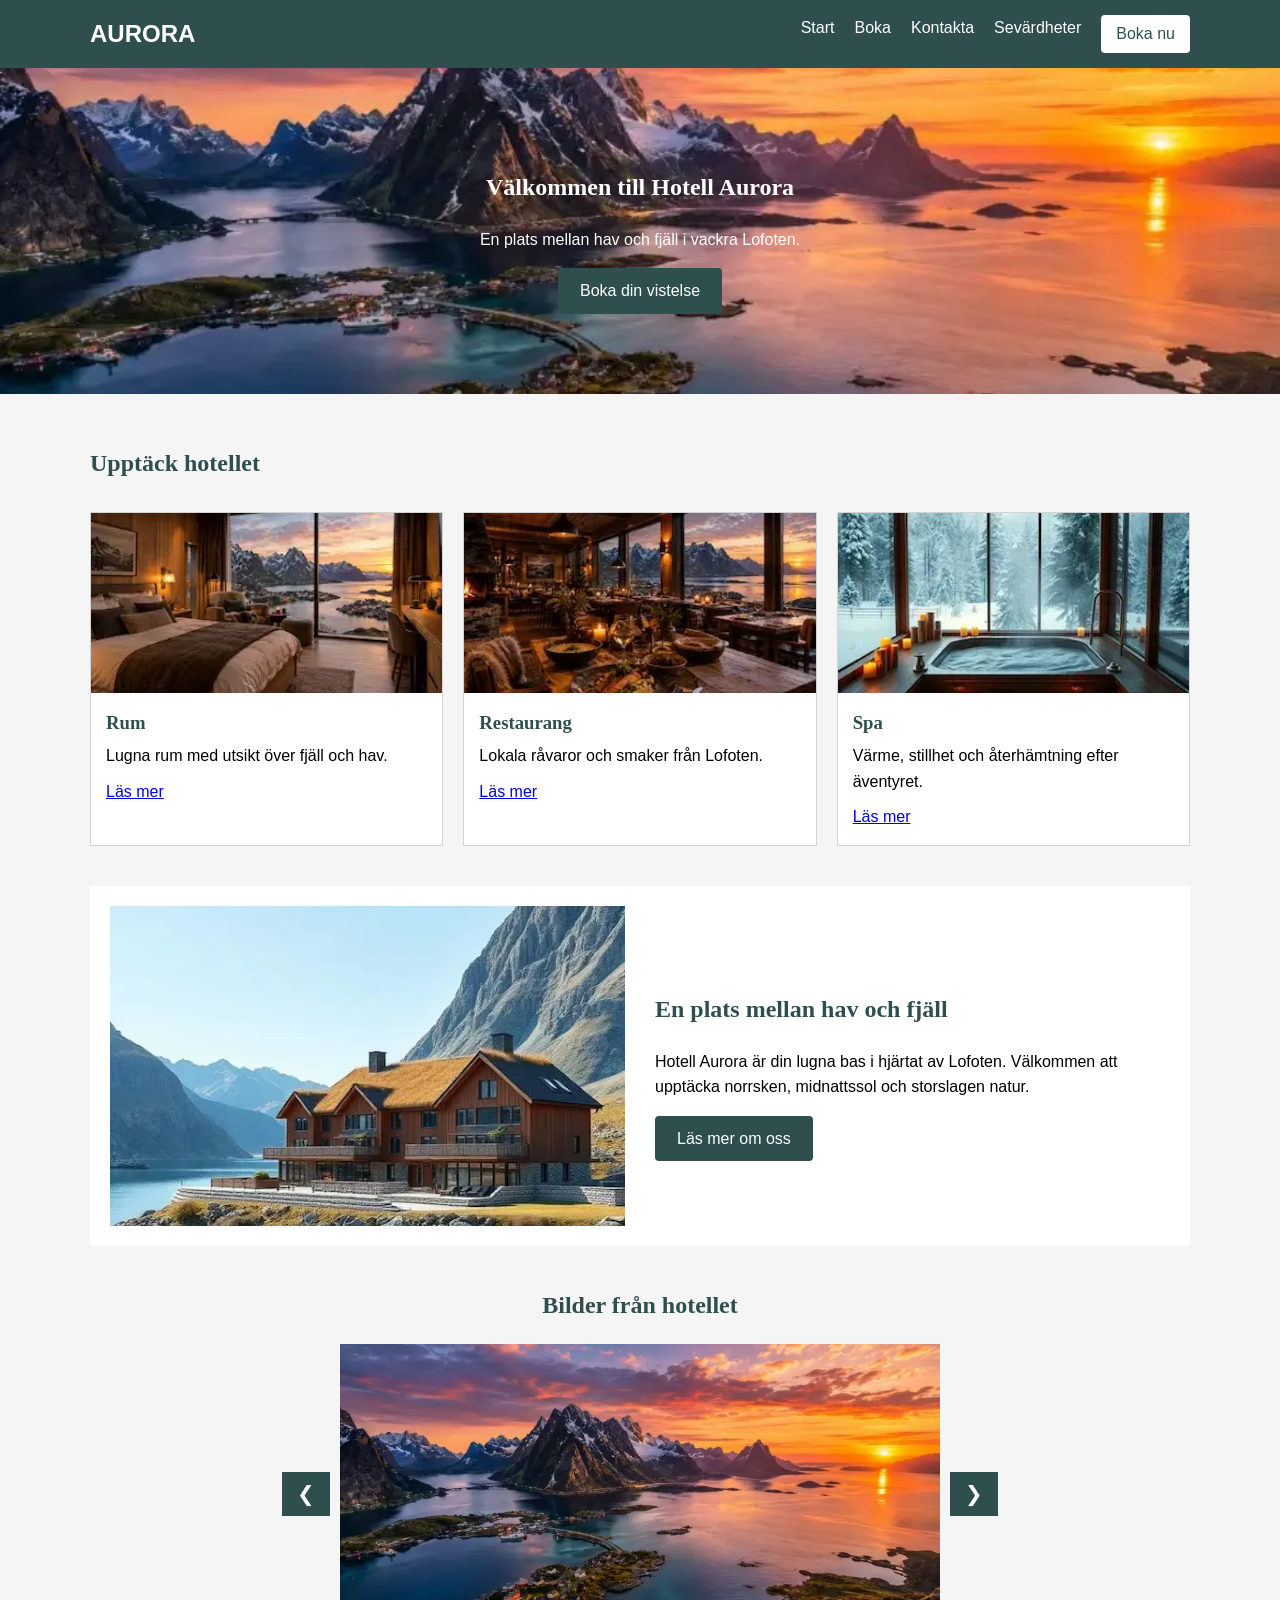
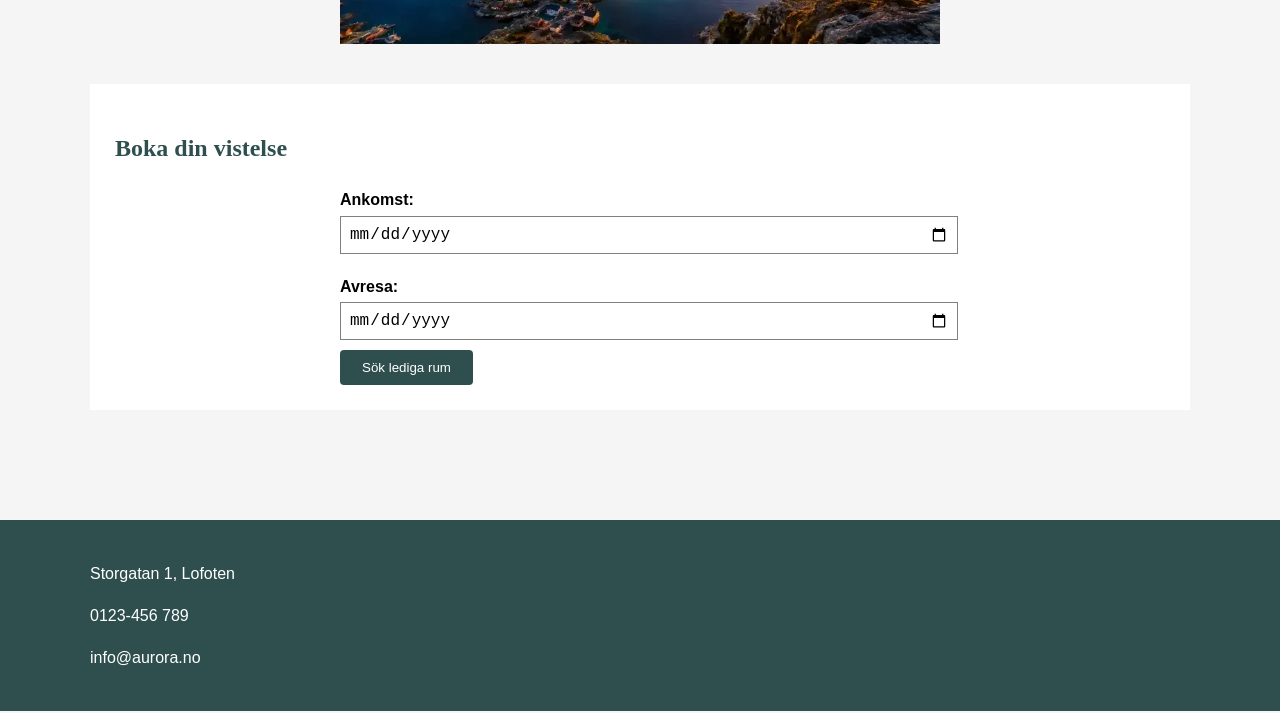
<file: index.html>
<!DOCTYPE html>
<html lang="sv">
<head>
    <meta name="description" content="Hotell Aurora i Lofoten – en plats mellan hav och fjäll. Boka din vistelse idag.">
    <meta charset="UTF-8">
    <meta name="viewport" content="width=device-width, initial-scale=1.0">
    <title>Hotell Aurora - Startsida</title>
    <link rel="stylesheet" href="styles.css">
</head>
<body>

    <header>
        <div class="header-inner">
            <a href="index.html" class="logo">AURORA</a>
            <button class="hamburger" onclick="toggleMenu()">☰</button>
            <nav id="meny">
                <a href="index.html">Start</a>
                <a href="boka.html">Boka</a>
                <a href="kontakta.html">Kontakta</a>
                <a href="sevardheter.html">Sevärdheter</a>
                <a href="boka.html" class="boka-knapp">Boka nu</a>
            </nav>
        </div>
    </header>

    <section class="hero">
        <h1>Välkommen till Hotell Aurora</h1>
        <p>En plats mellan hav och fjäll i vackra Lofoten.</p>
        <a href="boka.html" class="knapp">Boka din vistelse</a>
    </section>

    <main>

        <h2>Upptäck hotellet</h2>

        <div class="kort-lista">
            <div class="kort">
                <img src="bilder/rum.webp" alt="Rum på Hotell Aurora">
                <h3>Rum</h3>
                <p>Lugna rum med utsikt över fjäll och hav.</p>
                <a href="#">Läs mer</a>
            </div>

            <div class="kort">
                <img src="bilder/restaurang.webp" alt="Restaurang på Hotell Aurora">
                <h3>Restaurang</h3>
                <p>Lokala råvaror och smaker från Lofoten.</p>
                <a href="#">Läs mer</a>
            </div>

            <div class="kort">
                <img src="bilder/spa.webp" alt="Spa på Hotell Aurora">
                <h3>Spa</h3>
                <p>Värme, stillhet och återhämtning efter äventyret.</p>
                <a href="#">Läs mer</a>
            </div>
        </div>

        <section class="om-oss">
            <img src="bilder/om-oss.webp" alt="Hotell Aurora i Lofoten">
            <div>
                <h2>En plats mellan hav och fjäll</h2>
                <p>Hotell Aurora är din lugna bas i hjärtat av Lofoten. Välkommen att upptäcka norrsken, midnattssol och storslagen natur.</p>
                <a href="kontakta.html" class="knapp">Läs mer om oss</a>
            </div>
        </section>

        <section class="karusell">
            <h2>Bilder från hotellet</h2>
            <div class="karusell-box">
                <button onclick="bytBild(-1)">&#10094;</button>
                <img id="karusell-bild" src="bilder/hero.webp" alt="Bild från hotellet">
                <button onclick="bytBild(1)">&#10095;</button>
            </div>
        </section>

        <section class="boka-box">
            <h2>Boka din vistelse</h2>
            <form action="https://httpbin.org/post" method="post">
                <label for="ankomst">Ankomst:</label>
                <input type="date" id="ankomst" name="ankomst" required>

                <label for="avresa">Avresa:</label>
                <input type="date" id="avresa" name="avresa" required>

                <button type="submit" class="knapp">Sök lediga rum</button>
            </form>
        </section>

    </main>

   <footer>
    <div class="footer-inner">
        <div>
            <p>Storgatan 1, Lofoten</p>
            <p>0123-456 789</p>
            <p>info@aurora.no</p>
        </div>
    </div>
</footer>

    <script src="script.js"></script>
</body>
</html>
</file>
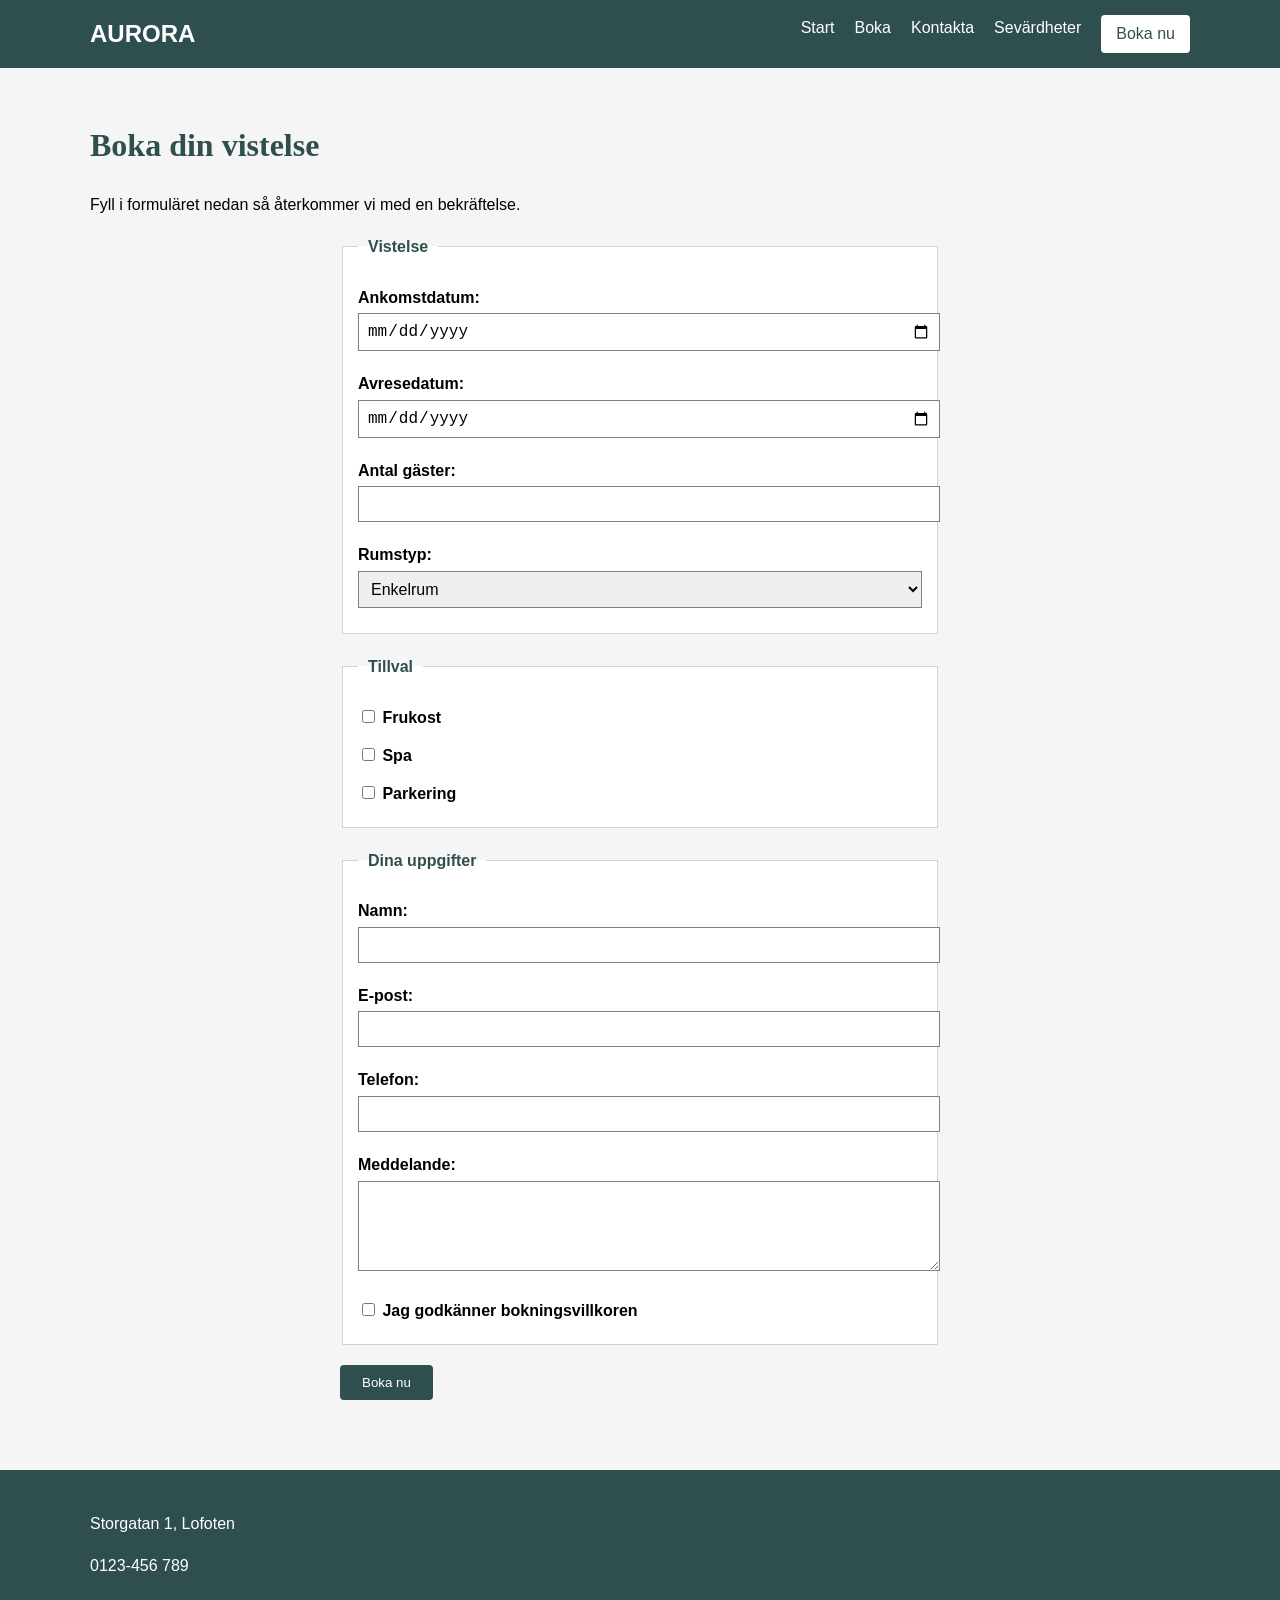
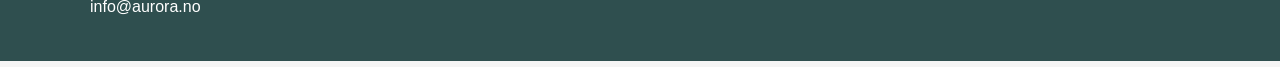
<file: boka.html>
<!DOCTYPE html>
<html lang="sv">
<head>
    <meta name="description" content="Boka din vistelse på Hotell Aurora i Lofoten. Välj datum, rum och tillval.">
    <meta charset="UTF-8">
    <meta name="viewport" content="width=device-width, initial-scale=1.0">
    <title>Hotell Aurora - Boka</title>
    <link rel="stylesheet" href="styles.css">
</head>
<body>

    <header>
        <div class="header-inner">
            <a href="index.html" class="logo">AURORA</a>
            <button class="hamburger" onclick="toggleMenu()">☰</button>
            <nav id="meny">
                <a href="index.html">Start</a>
                <a href="boka.html">Boka</a>
                <a href="kontakta.html">Kontakta</a>
                <a href="sevardheter.html">Sevärdheter</a>
                <a href="boka.html" class="boka-knapp">Boka nu</a>
            </nav>
        </div>
    </header>

    <main>
        <h1>Boka din vistelse</h1>
        <p>Fyll i formuläret nedan så återkommer vi med en bekräftelse.</p>

        <form action="https://httpbin.org/post" method="post" class="boka-form">

            <fieldset>
                <legend>Vistelse</legend>

                <label for="ankomst">Ankomstdatum:</label>
                <input type="date" id="ankomst" name="ankomst" required>

                <label for="avresa">Avresedatum:</label>
                <input type="date" id="avresa" name="avresa" required>

                <label for="gaster">Antal gäster:</label>
                <input type="number" id="gaster" name="gaster" min="1" max="10" required>

                <label for="rum">Rumstyp:</label>
                <select id="rum" name="rum">
                    <option value="enkel">Enkelrum</option>
                    <option value="dubbel">Dubbelrum</option>
                    <option value="svit">Svit</option>
                </select>
            </fieldset>

            <fieldset>
                <legend>Tillval</legend>
                <label><input type="checkbox" name="frukost"> Frukost</label>
                <label><input type="checkbox" name="spa"> Spa</label>
                <label><input type="checkbox" name="parkering"> Parkering</label>
            </fieldset>

            <fieldset>
                <legend>Dina uppgifter</legend>

                <label for="namn">Namn:</label>
                <input type="text" id="namn" name="namn" required minlength="2" maxlength="50">

                <label for="epost">E-post:</label>
                <input type="email" id="epost" name="epost" required>

                <label for="telefon">Telefon:</label>
                <input type="tel" id="telefon" name="telefon">

                <label for="meddelande">Meddelande:</label>
                <textarea id="meddelande" name="meddelande" rows="4" maxlength="500"></textarea>

                <label><input type="checkbox" name="villkor" required> Jag godkänner bokningsvillkoren</label>
            </fieldset>

            <button type="submit" class="knapp">Boka nu</button>
        </form>
    </main>

    <footer>
    <div class="footer-inner">
        <div>
            <p>Storgatan 1, Lofoten</p>
            <p>0123-456 789</p>
            <p>info@aurora.no</p>
        </div>
    </div>
</footer>

    <script src="script.js"></script>
</body>
</html>
</file>
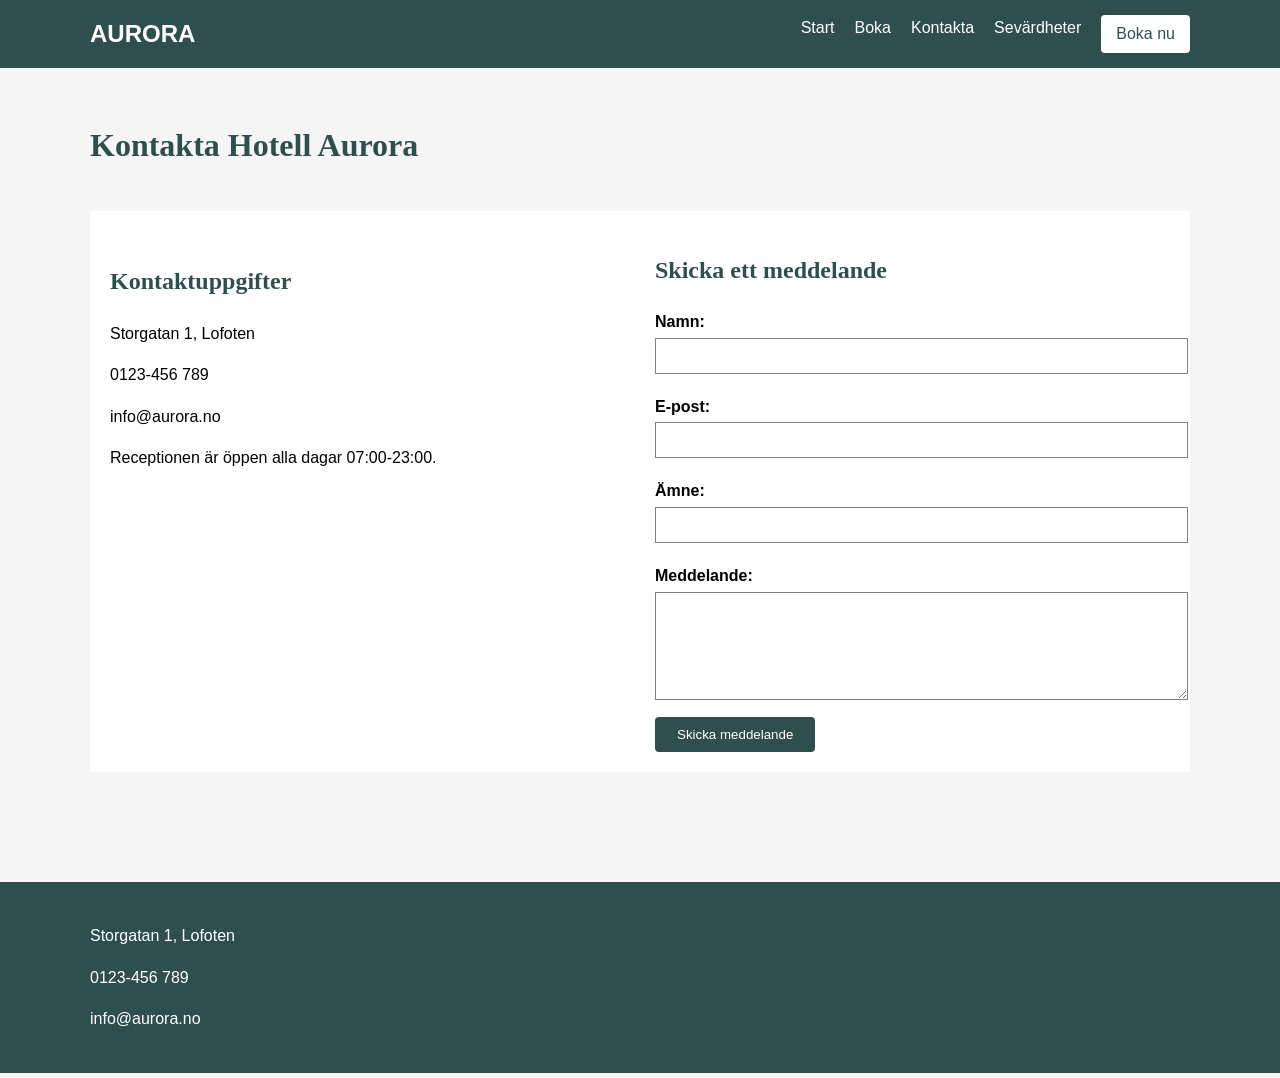
<file: kontakta.html>
<!DOCTYPE html>
<html lang="sv">
<head>
    <meta name="description" content="Kontakta Hotell Aurora i Lofoten. Adress, telefon, e-post och karta.">
    <meta charset="UTF-8">
    <meta name="viewport" content="width=device-width, initial-scale=1.0">
    <title>Hotell Aurora - Kontakta</title>
    <link rel="stylesheet" href="styles.css">
</head>
<body>

    <header>
        <div class="header-inner">
            <a href="index.html" class="logo">AURORA</a>
            <button class="hamburger" onclick="toggleMenu()">☰</button>
            <nav id="meny">
                <a href="index.html">Start</a>
                <a href="boka.html">Boka</a>
                <a href="kontakta.html">Kontakta</a>
                <a href="sevardheter.html">Sevärdheter</a>
                <a href="boka.html" class="boka-knapp">Boka nu</a>
            </nav>
        </div>
    </header>

    <main>
        <h1>Kontakta Hotell Aurora</h1>

        <div class="kontakt-layout">

            <div class="kontakt-info">
                <h2>Kontaktuppgifter</h2>
                <p>Storgatan 1, Lofoten</p>
                <p>0123-456 789</p>
                <p>info@aurora.no</p>
                <p>Receptionen är öppen alla dagar 07:00-23:00.</p>

               <div class="karta">
    <iframe src="https://www.google.com/maps/embed?pb=!1m18!1m12!1m3!1d684767.45293188!2d13.060268082443624!3d68.08487832419777!2m3!1f0!2f0!3f0!3m2!1i1024!2i768!4f13.1!3m3!1m2!1s0x45de3f6ae3f3e829%3A0x619c91674bfc3c5d!2sLofoten!5e0!3m2!1sen!2suk!4v1790698038825!5m2!1sen!2suk"
            allowfullscreen=""
            loading="lazy">
    </iframe>
</div>
            </div>

            <div class="kontakt-form">
                <h2>Skicka ett meddelande</h2>
                <form action="https://httpbin.org/post" method="post">
                    <label for="namn">Namn:</label>
                    <input type="text" id="namn" name="namn" required minlength="2">

                    <label for="epost">E-post:</label>
                    <input type="email" id="epost" name="epost" required>

                    <label for="amne">Ämne:</label>
                    <input type="text" id="amne" name="amne">

                    <label for="meddelande">Meddelande:</label>
                    <textarea id="meddelande" name="meddelande" rows="5" required></textarea>

                    <button type="submit" class="knapp">Skicka meddelande</button>
                </form>
            </div>

        </div>
    </main>

    <footer>
    <div class="footer-inner">
        <div>
            <p>Storgatan 1, Lofoten</p>
            <p>0123-456 789</p>
            <p>info@aurora.no</p>
        </div>
    </div>
</footer>

    <script src="script.js"></script>
</body>
</html>
</file>
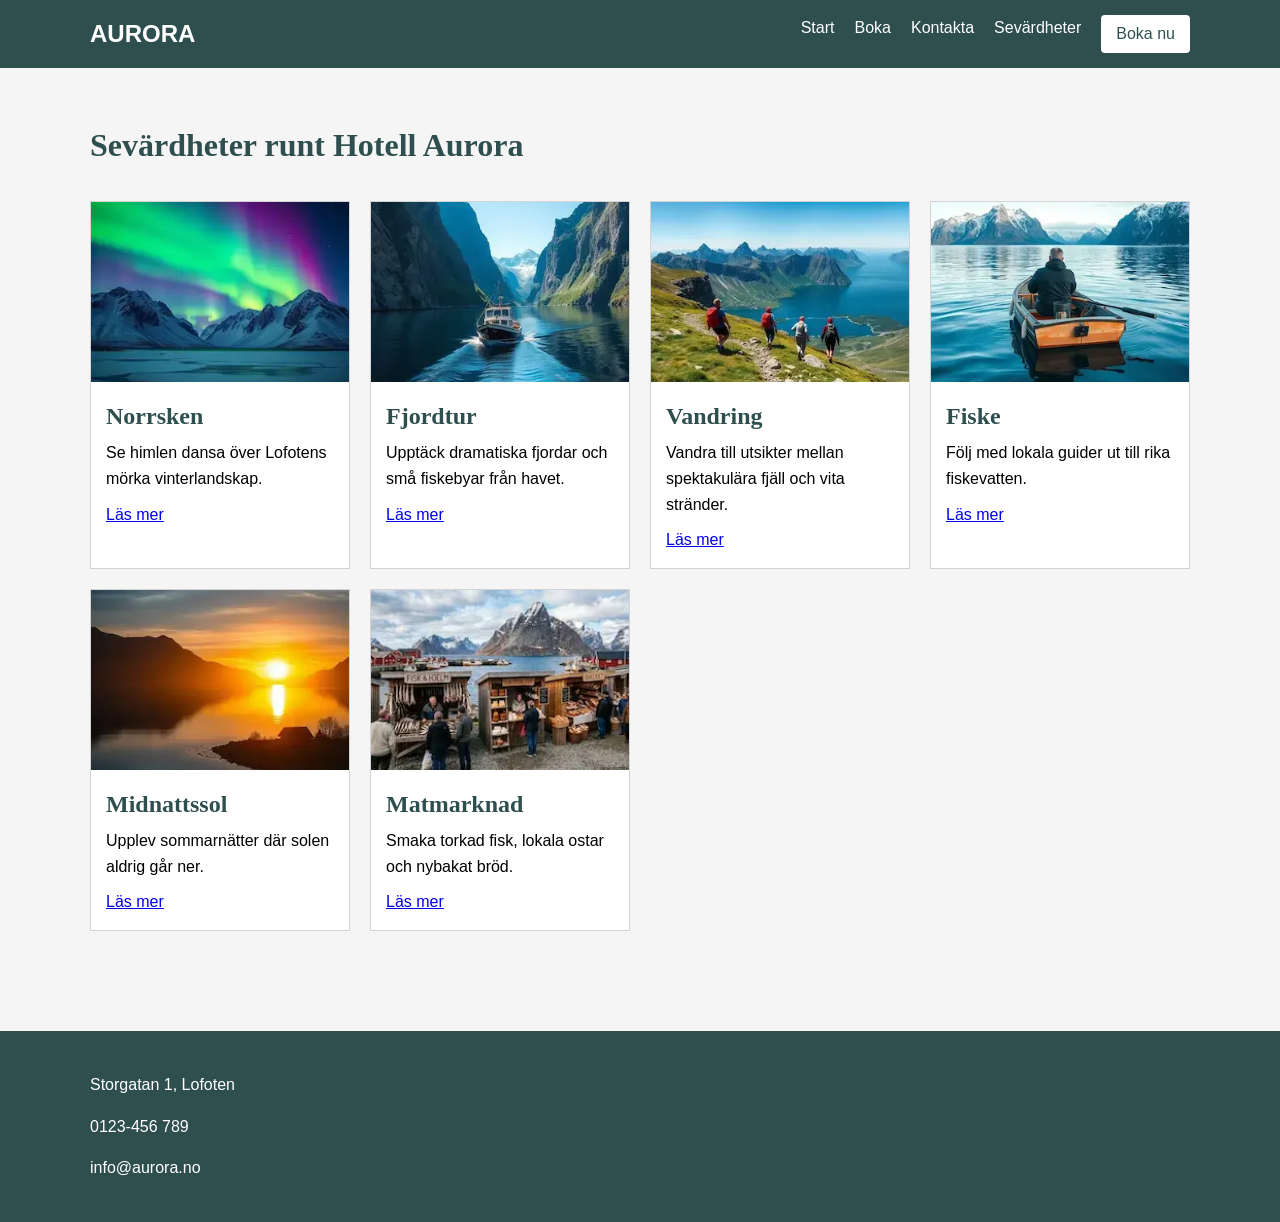
<file: sevardheter.html>
<!DOCTYPE html>
<html lang="sv">
<head>
    <meta name="description" content="Upptäck sevärdheter runt Hotell Aurora – norrsken, fjordturer, vandring och mer.">
    <meta charset="UTF-8">
    <meta name="viewport" content="width=device-width, initial-scale=1.0">
    <title>Hotell Aurora - Sevärdheter</title>
    <link rel="stylesheet" href="styles.css">
</head>
<body>

    <header>
        <div class="header-inner">
            <a href="index.html" class="logo">AURORA</a>
            <button class="hamburger" onclick="toggleMenu()">☰</button>
            <nav id="meny">
                <a href="index.html">Start</a>
                <a href="boka.html">Boka</a>
                <a href="kontakta.html">Kontakta</a>
                <a href="sevardheter.html">Sevärdheter</a>
                <a href="boka.html" class="boka-knapp">Boka nu</a>
            </nav>
        </div>
    </header>

    <main>
        <h1>Sevärdheter runt Hotell Aurora</h1>

        <div class="kort-lista">
            <div class="kort">
                <img src="bilder/norrsken.webp" alt="Norrsken över Lofoten">
                <h2>Norrsken</h2>
                <p>Se himlen dansa över Lofotens mörka vinterlandskap.</p>
                <a href="#">Läs mer</a>
            </div>

            <div class="kort">
                <img src="bilder/fjordtur.webp" alt="Fjordtur med båt">
                <h2>Fjordtur</h2>
                <p>Upptäck dramatiska fjordar och små fiskebyar från havet.</p>
                <a href="#">Läs mer</a>
            </div>

            <div class="kort">
                <img src="bilder/vandring.webp" alt="Vandring i fjällen">
                <h2>Vandring</h2>
                <p>Vandra till utsikter mellan spektakulära fjäll och vita stränder.</p>
                <a href="#">Läs mer</a>
            </div>

            <div class="kort">
                <img src="bilder/fiske.webp" alt="Fiske i Lofoten">
                <h2>Fiske</h2>
                <p>Följ med lokala guider ut till rika fiskevatten.</p>
                <a href="#">Läs mer</a>
            </div>

            <div class="kort">
                <img src="bilder/midnattssol.webp" alt="Midnattssol">
                <h2>Midnattssol</h2>
                <p>Upplev sommarnätter där solen aldrig går ner.</p>
                <a href="#">Läs mer</a>
            </div>

            <div class="kort">
                <img src="bilder/matmarknad.webp" alt="Lokal matmarknad">
                <h2>Matmarknad</h2>
                <p>Smaka torkad fisk, lokala ostar och nybakat bröd.</p>
                <a href="#">Läs mer</a>
            </div>
        </div>
    </main>

    <footer>
    <div class="footer-inner">
        <div>
            <p>Storgatan 1, Lofoten</p>
            <p>0123-456 789</p>
            <p>info@aurora.no</p>
        </div>
    </div>
</footer>

    <script src="script.js"></script>
</body>
</html>
</file>
<file: styles.css>
body {
    font-family: Arial, sans-serif;
    background-color: whitesmoke;
    color: black;
    margin: 0;
    line-height: 1.6;
}

h1, h2, h3 {
    font-family: Georgia, serif;
    color: darkslategray;
}

img {
    max-width: 100%;
    display: block;
}

header {
    background-color: darkslategray;
    padding: 15px 20px;
}

.header-inner {
    max-width: 1100px;
    margin: 0 auto;
    display: flex;
    justify-content: space-between;
    align-items: center;
    flex-wrap: wrap;
}

.logo {
    color: white;
    font-size: 1.5rem;
    font-weight: bold;
    text-decoration: none;
}

nav {
    display: flex;
    gap: 20px;
}

nav a {
    color: white;
    text-decoration: none;
}

.boka-knapp {
    background-color: white;
    color: darkslategray;
    padding: 6px 15px;
    border-radius: 4px;
}

.hamburger {
    display: none;
    background: none;
    border: 2px solid white;
    color: white;
    font-size: 1.3rem;
    padding: 4px 10px;
    cursor: pointer;
}

.hero {
    background-image: url("bilder/hero.webp");
    background-size: cover;
    background-position: center;
    color: white;
    text-align: center;
    padding: 80px 20px;
}

.hero h1 {
    color: white;
}

.knapp {
    display: inline-block;
    background-color: darkslategray;
    color: white;
    padding: 10px 22px;
    text-decoration: none;
    border: none;
    border-radius: 4px;
    cursor: pointer;
}

main {
    max-width: 1100px;
    margin: 0 auto;
    padding: 30px 20px;
}

.kort-lista {
    display: grid;
    grid-template-columns: repeat(auto-fit, minmax(260px, 1fr));
    gap: 20px;
    margin: 30px 0;
}

.kort {
    background-color: white;
    border: 1px solid lightgray;
    padding-bottom: 15px;
}

.kort img {
    width: 100%;
    height: 180px;
    object-fit: cover;
}
.kort h2,
.kort h3 {
    margin: 15px 15px 5px 15px;
}
.kort h2 {
    margin: 15px 15px 5px 15px;
}

.kort p {
    margin: 0 15px 10px 15px;
}

.kort a {
    margin: 0 15px;
    display: inline-block;
}

.om-oss, .kontakt-layout {
    display: grid;
    grid-template-columns: 1fr 1fr;
    gap: 30px;
    align-items: center;
    background-color: white;
    padding: 20px;
    margin: 40px 0;
}

.om-oss img {
    width: 100%;
    height: 320px;
    object-fit: cover;
}

.karusell {
    text-align: center;
    margin: 40px 0;
}

.karusell-box {
    display: flex;
    justify-content: center;
    align-items: center;
    gap: 10px;
    margin-top: 15px;
}

.karusell-box img {
    width: 100%;
    max-width: 600px;
    height: 300px;
    object-fit: cover;
}

.karusell-box button {
    background-color: darkslategray;
    color: white;
    border: none;
    font-size: 1.3rem;
    padding: 10px 15px;
    cursor: pointer;
}

label {
    display: block;
    margin-top: 10px;
    margin-bottom: 3px;
    font-weight: bold;
}

input, select, textarea {
    width: 100%;
    padding: 8px;
    border: 1px solid gray;
    font-size: 1rem;
    margin-bottom: 10px;
}

input[type="checkbox"] {
    width: auto;
}

fieldset {
    border: 1px solid lightgray;
    padding: 15px;
    margin-bottom: 20px;
    background-color: white;
}

legend {
    font-weight: bold;
    color: darkslategray;
    padding: 0 10px;
}

.boka-form, .boka-box form {
    max-width: 600px;
    margin: 0 auto;
}

.boka-box {
    background-color: white;
    padding: 25px;
    margin: 40px 0;
}

.karta {
    height: 250px;
    margin-top: 20px;
}

.karta iframe {
    width: 100%;
    height: 100%;
    border: 0;
}

footer {
    background-color: darkslategray;
    color: white;
    padding: 25px 20px;
    margin-top: 40px;
}

.footer-inner {
    max-width: 1100px;
    margin: 0 auto;
    display: flex;
    justify-content: space-between;
    align-items: center;
    flex-wrap: wrap;
    gap: 15px;
}

@media (max-width: 800px) {
    .hamburger {
        display: block;
    }

    nav {
        display: none;
        flex-direction: column;
        width: 100%;
        padding-top: 10px;
        gap: 10px;
    }

    nav.visa {
        display: flex;
    }

    .om-oss, .kontakt-layout {
        grid-template-columns: 1fr;
    }

    .hero h1 {
        font-size: 1.8rem;
    }

    .footer-inner {
        flex-direction: column;
        text-align: center;
    }
}
</file>
